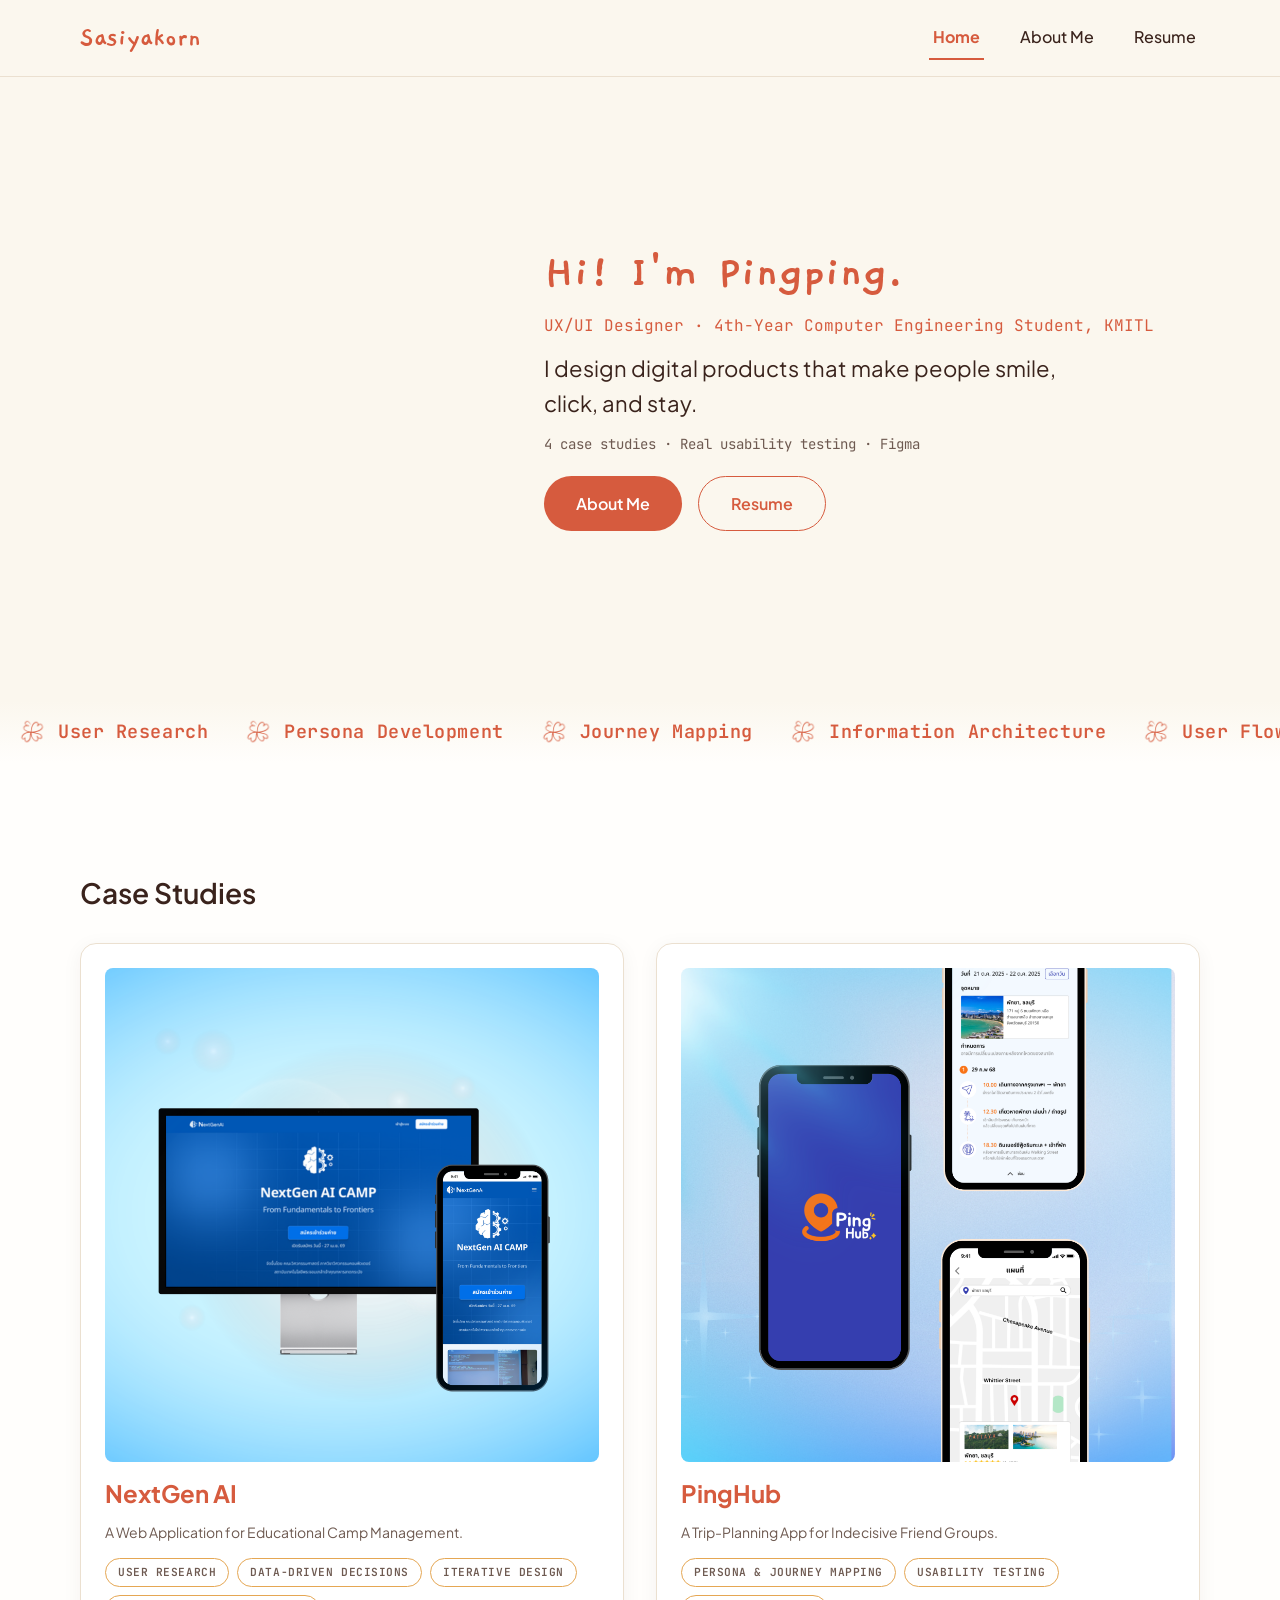
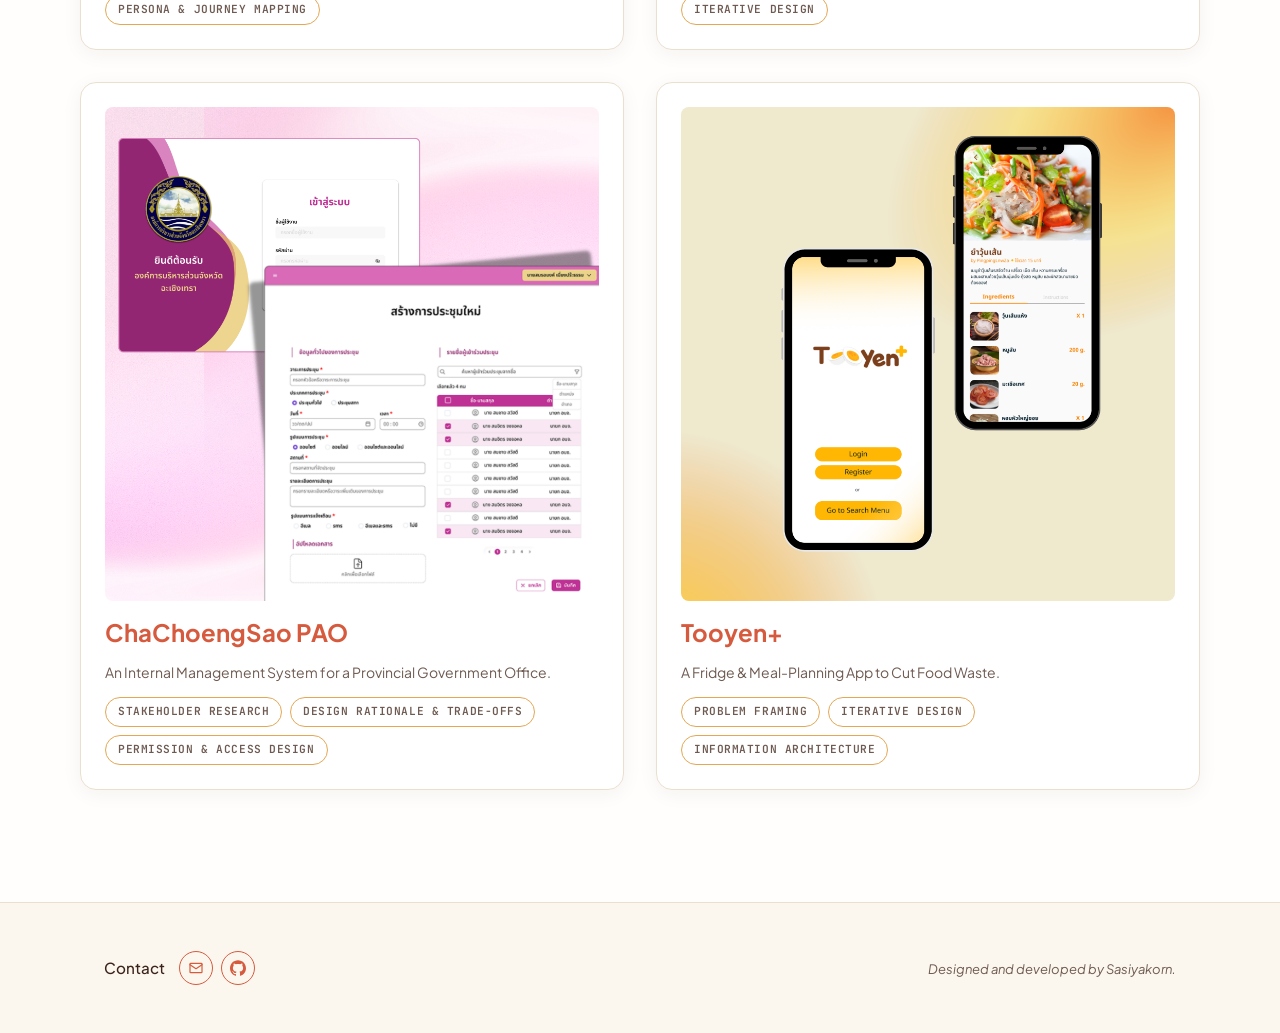
<file: index.html>
<!DOCTYPE html>
<html lang="th">

<head>
  <meta charset="UTF-8">
  <meta name="viewport" content="width=device-width, initial-scale=1.0">
  <title>Sasiyakorn — UX/UI Designer Portfolio</title>
  <link rel="icon" type="image/png" href="assets/my-logo.png">
  <!-- Google Fonts: Plus Jakarta Sans (Latin) + Kanit (Latin + Thai, for Thai body copy) -->
  <link rel="preconnect" href="https://fonts.googleapis.com">
  <link rel="preconnect" href="https://fonts.gstatic.com" crossorigin>
  <link
    href="https://fonts.googleapis.com/css2?family=Kanit:wght@400;500;600;700&family=Plus+Jakarta+Sans:wght@400;500;600;700&display=swap"
    rel="stylesheet">
  <!-- Nav brand/signature font (Regular + Bold) — also reused for the hero greeting -->
  <link rel="preconnect" href="https://fonts.googleapis.com">
  <link rel="preconnect" href="https://fonts.gstatic.com" crossorigin>
  <link href="https://fonts.googleapis.com/css2?family=Gaegu:wght@400;700&display=swap" rel="stylesheet">
  <!-- Project tag pill chips (Case Study Preview cards) + hero meta line -->
  <link href="https://fonts.googleapis.com/css2?family=JetBrains+Mono:wght@500;600&display=swap" rel="stylesheet">

  <link rel="stylesheet" href="styles/main.css">
</head>

<body class="page-home">

  <!-- =========================================================
       GLOBAL NAVIGATION
       Same nav markup copied into: index.html, about.html,
       resume.html, case-studies/template.html (and its copies)
  ========================================================== -->
  <header class="site-header">
    <nav class="main-nav container" aria-label="Main navigation">
      <a href="index.html" class="nav-logo">Sasiyakorn</a>

      <input type="checkbox" id="nav-toggle" class="nav-toggle-checkbox">
      <label for="nav-toggle" class="nav-toggle-label" aria-label="Toggle navigation menu">
        <span class="nav-toggle-icon"></span>
      </label>

      <ul class="nav-list">
        <li class="nav-item"><a href="index.html" class="nav-link" aria-current="page">Home</a></li>
        <li class="nav-item"><a href="about.html" class="nav-link">About Me</a></li>
        <li class="nav-item"><a href="resume.html" class="nav-link">Resume</a></li>
      </ul>
    </nav>
  </header>

  <main>

    <!-- =========================================================
         SITEMAP 1. HOME > HERO SECTION
         REDESIGNED per Figma reference (image + pasted HTML).
         Kept: profile video on the left, hero-intro-full/short
         mobile-truncation pattern already in the codebase.
         Changed: greeting-style H1, mono subtitle + meta line,
         two pill CTAs, tag pill list removed. See main.css
         section 8 for the matching style block.
    ========================================================== -->
    <div class="hero-bg-full">
      <section class="hero-section section container" id="hero">
        <div class="hero-profile-image">
          <!-- placeholder: profile photo -->
          <!-- <img class="hero-profile-img" src="assets/images/profile-home.png" alt=""> -->
          <video autoplay loop muted playsinline width="100%">
            <source src="assets/images/profile-home.mp4" type="video/mp4" />
          </video>
        </div>

        <div class="hero-content">
          <h1 class="hero-greeting">Hi! I'm Pingping.</h1>

          <p class="hero-role">UX/UI Designer · 4th-Year Computer Engineering Student, KMITL</p>

          <p class="hero-intro">
            <span class="hero-intro-full">I design digital products that make people smile, click, and stay.</span>
            <span class="hero-intro-short">I design products people actually enjoy using.</span>
          </p>

          <p class="hero-meta">4 case studies · Real usability testing · Figma</p>

          <div class="hero-cta-group">
            <a href="about.html" class="btn-primary hero-btn-primary">About Me</a>
            <a href="resume.html" class="hero-btn-secondary">Resume</a>
          </div>
        </div>
      </section>
    </div>

    <!-- =========================================================
         NEW: SKILLS MARQUEE
         Infinite, responsive, pure-CSS scroll (no JS needed).
         Keywords pulled from resume's "UX Research & Design
         Process" line. Separated by ONE repeating placeholder
         doodle — swap assets/images/marquee/marquee-doodle.svg
         for your own drawn icon whenever it's ready; the file
         name and size can stay the same.
    ========================================================== -->
    <section class="skills-marquee-section" aria-label="Design process skills">
      <div class="skills-marquee-track">
        <ul class="skills-marquee-list">
          <li class="skills-marquee-item"><img class="skills-marquee-icon"
              src="assets/images/marquee/marquee-doodle.png" alt=""><span>User Research</span></li>
          <li class="skills-marquee-item"><img class="skills-marquee-icon"
              src="assets/images/marquee/marquee-doodle.png" alt=""><span>Persona Development</span></li>
          <li class="skills-marquee-item"><img class="skills-marquee-icon"
              src="assets/images/marquee/marquee-doodle.png" alt=""><span>Journey Mapping</span></li>
          <li class="skills-marquee-item"><img class="skills-marquee-icon"
              src="assets/images/marquee/marquee-doodle.png" alt=""><span>Information Architecture</span></li>
          <li class="skills-marquee-item"><img class="skills-marquee-icon"
              src="assets/images/marquee/marquee-doodle.png" alt=""><span>User Flow</span></li>
          <li class="skills-marquee-item"><img class="skills-marquee-icon"
              src="assets/images/marquee/marquee-doodle.png" alt=""><span>Usability Testing</span></li>
          <li class="skills-marquee-item"><img class="skills-marquee-icon"
              src="assets/images/marquee/marquee-doodle.png" alt=""><span>User Story Mapping</span></li>
          <li class="skills-marquee-item"><img class="skills-marquee-icon"
              src="assets/images/marquee/marquee-doodle.png" alt=""><span>Wireframing</span></li>
          <li class="skills-marquee-item"><img class="skills-marquee-icon"
              src="assets/images/marquee/marquee-doodle.png" alt=""><span>Prototyping</span></li>
          <li class="skills-marquee-item"><img class="skills-marquee-icon"
              src="assets/images/marquee/marquee-doodle.png" alt=""><span>Design Systems</span></li>
        </ul>
        <!-- Exact duplicate, hidden from assistive tech: makes the 50% translateX loop seamless -->
        <ul class="skills-marquee-list" aria-hidden="true">
          <li class="skills-marquee-item"><img class="skills-marquee-icon"
              src="assets/images/marquee/marquee-doodle.png" alt=""><span>User Research</span></li>
          <li class="skills-marquee-item"><img class="skills-marquee-icon"
              src="assets/images/marquee/marquee-doodle.png" alt=""><span>Persona Development</span></li>
          <li class="skills-marquee-item"><img class="skills-marquee-icon"
              src="assets/images/marquee/marquee-doodle.png" alt=""><span>Journey Mapping</span></li>
          <li class="skills-marquee-item"><img class="skills-marquee-icon"
              src="assets/images/marquee/marquee-doodle.png" alt=""><span>Information Architecture</span></li>
          <li class="skills-marquee-item"><img class="skills-marquee-icon"
              src="assets/images/marquee/marquee-doodle.png" alt=""><span>User Flow</span></li>
          <li class="skills-marquee-item"><img class="skills-marquee-icon"
              src="assets/images/marquee/marquee-doodle.png" alt=""><span>Usability Testing</span></li>
          <li class="skills-marquee-item"><img class="skills-marquee-icon"
              src="assets/images/marquee/marquee-doodle.png" alt=""><span>User Story Mapping</span></li>
          <li class="skills-marquee-item"><img class="skills-marquee-icon"
              src="assets/images/marquee/marquee-doodle.png" alt=""><span>Wireframing</span></li>
          <li class="skills-marquee-item"><img class="skills-marquee-icon"
              src="assets/images/marquee/marquee-doodle.png" alt=""><span>Prototyping</span></li>
          <li class="skills-marquee-item"><img class="skills-marquee-icon"
              src="assets/images/marquee/marquee-doodle.png" alt=""><span>Design Systems</span></li>
        </ul>
      </div>
    </section>

    <!-- =========================================================
         SITEMAP 1. HOME > CASE STUDY PREVIEW
         การ์ดลิงก์ไปยัง 4 โปรเจกต์: NextGen AI, PingHub, PAO, Tooyen+
         เข้าถึงได้ผ่านการ์ดในหน้านี้เท่านั้น (ไม่มีลิงก์ตรงจาก nav)
         Descriptions rewritten to one short, connector-free line
         each — see the response text for the other 3 options
         considered for each project.
    ========================================================== -->
    <section class="case-study-preview-section section container" id="case-study-preview">
      <h2 class="section-title">Case Studies</h2>

      <div class="case-study-grid portfolio-grid">

        <a href="case-studies/nextgen-ai.html" class="case-study-card card">
          <img class="case-study-card-image" src="assets/images/home/nextgen-ai-thumbnail.png" alt="">
          <h3 class="case-study-card-title">NextGen AI</h3>
          <p class="case-study-card-desc">A Web Application for Educational Camp Management.</p>
          <ul class="case-study-card-tags">
            <li class="project-tag">User Research</li>
            <li class="project-tag">Data-Driven Decisions</li>
            <li class="project-tag">Iterative Design</li>
            <li class="project-tag">Persona &amp; Journey Mapping</li>
          </ul>
          <!-- <p class="case-study-card-role">Individual role · Team of 3</p> -->
        </a>

        <a href="case-studies/pinghub.html" class="case-study-card card">
          <img class="case-study-card-image" src="assets/images/home/pinghub-thumbnail.png" alt="">
          <h3 class="case-study-card-title">PingHub</h3>
          <p class="case-study-card-desc">A Trip-Planning App for Indecisive Friend Groups.</p>
          <ul class="case-study-card-tags">
            <li class="project-tag">Persona &amp; Journey Mapping</li>
            <li class="project-tag">Usability Testing</li>
            <li class="project-tag">Iterative Design</li>
          </ul>
          <!-- <p class="case-study-card-role">Individual role · Team of 4</p> -->
        </a>

        <a href="case-studies/pao.html" class="case-study-card card">
          <img class="case-study-card-image" src="assets/images/home/pao-thumbnail.png" alt="">
          <h3 class="case-study-card-title">ChaChoengSao PAO </h3>
          <p class="case-study-card-desc">An Internal Management System for a Provincial Government Office.</p>
          <ul class="case-study-card-tags">
            <li class="project-tag">Stakeholder Research</li>
            <li class="project-tag">Design Rationale &amp; Trade-offs</li>
            <li class="project-tag">Permission &amp; Access Design</li>
          </ul>
          <!-- <p class="case-study-card-role">Individual role · Team of 8</p> -->
        </a>

        <a href="case-studies/tooyenplus.html" class="case-study-card card">
          <img class="case-study-card-image" src="assets/images/home/tooyenplus-thumbnail.png" alt="">
          <h3 class="case-study-card-title">Tooyen+</h3>
          <p class="case-study-card-desc">A Fridge &amp; Meal-Planning App to Cut Food Waste.</p>
          <ul class="case-study-card-tags">
            <li class="project-tag">Problem Framing</li>
            <li class="project-tag">Iterative Design</li>
            <li class="project-tag">Information Architecture</li>
          </ul>
          <!-- <p class="case-study-card-role">Individual role · Team of 6</p> -->
        </a>

      </div>
    </section>

  </main>

  <!-- =========================================================
       SITEMAP 1. HOME > FOOTER (Contact)
       Same footer markup copied into every page
  ========================================================== -->
  <footer class="site-footer-mini" id="contact">
    <div class="site-footer-mini__row">
      <div class="site-footer-mini__contact">
        <span class="site-footer-mini__label">Contact</span>
        <div class="site-footer-mini__icons">
          <a class="site-footer-mini__icon" href="mailto:sasiyakorn.chansiri@gmail.com" aria-label="Email Sasiyakorn">
            <svg viewBox="0 0 24 24" fill="none" stroke="currentColor" stroke-width="1.8" stroke-linecap="round"
              stroke-linejoin="round">
              <rect x="3" y="5" width="18" height="14" rx="1"></rect>
              <path d="M3 7l9 6 9-6"></path>
            </svg>
          </a>
          <a class="site-footer-mini__icon" href="https://github.com/piingping" target="_blank" rel="noopener"
            aria-label="GitHub profile">
            <svg viewBox="0 0 24 24" fill="currentColor">
              <path
                d="M12 .297c-6.63 0-12 5.373-12 12 0 5.303 3.438 9.8 8.205 11.385.6.113.82-.258.82-.577 0-.285-.01-1.04-.015-2.04-3.338.724-4.042-1.61-4.042-1.61-.546-1.387-1.333-1.756-1.333-1.756-1.089-.745.083-.729.083-.729 1.205.084 1.84 1.238 1.84 1.238 1.07 1.834 2.807 1.304 3.492.997.108-.775.42-1.305.763-1.605-2.665-.305-5.466-1.334-5.466-5.93 0-1.31.469-2.381 1.236-3.221-.124-.303-.535-1.524.117-3.176 0 0 1.008-.322 3.301 1.23.957-.266 1.983-.399 3.003-.404 1.02.005 2.047.138 3.006.404 2.29-1.552 3.297-1.23 3.297-1.23.653 1.653.242 2.874.118 3.176.77.84 1.235 1.911 1.235 3.221 0 4.609-2.807 5.624-5.479 5.921.43.372.823 1.102.823 2.222 0 1.606-.014 2.898-.014 3.293 0 .322.216.694.825.576C20.565 22.092 24 17.592 24 12.297c0-6.627-5.373-12-12-12" />
            </svg>
          </a>
        </div>
      </div>
      <p class="site-footer-mini__credit">Designed and developed by Sasiyakorn.</p>
    </div>
  </footer>

  <!-- <script src="scripts/main.js" defer></script> Phase 2: script -->

</body>

</html>
</file>
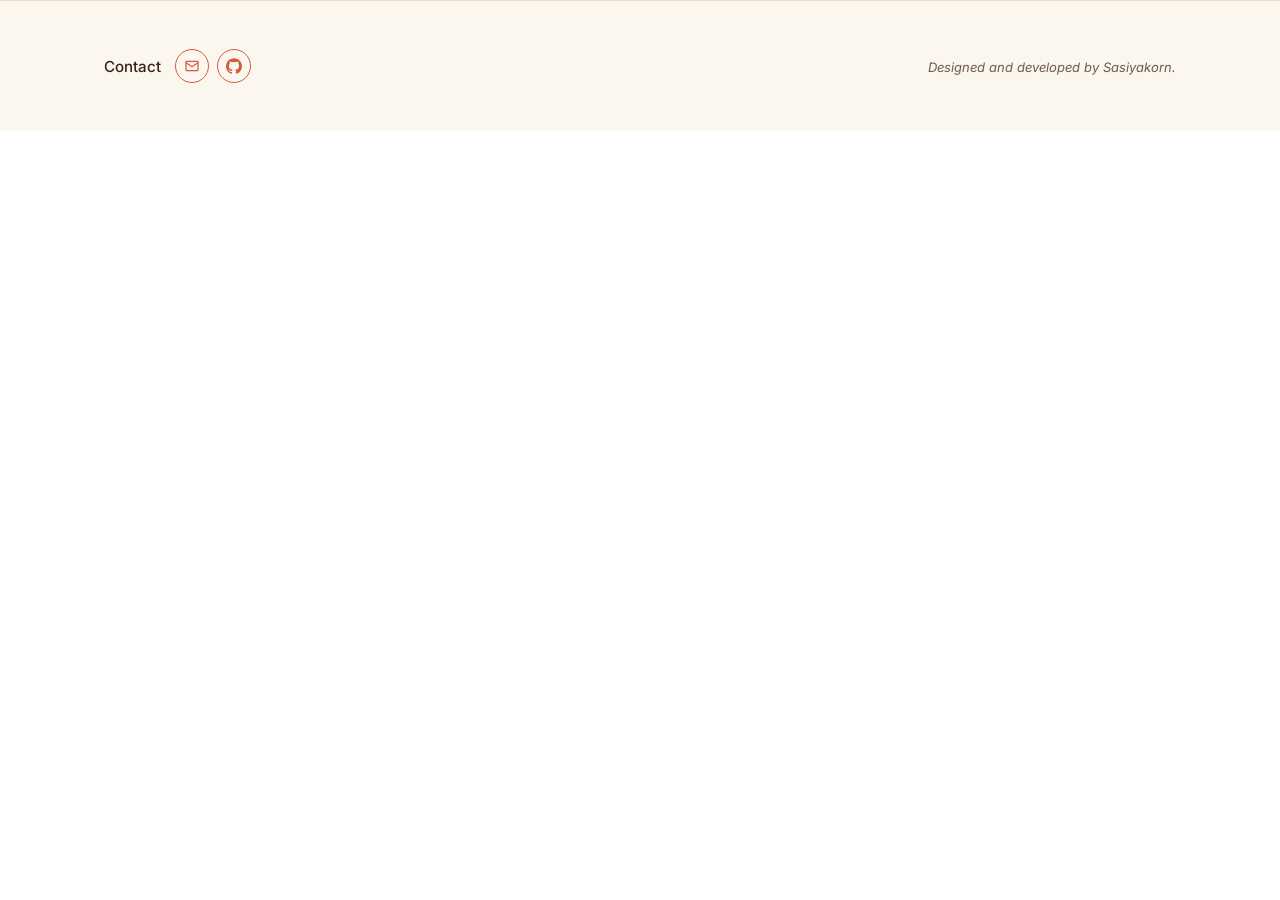
<file: footer-component.html>
<!DOCTYPE html>
<html lang="en">
<head>
<meta charset="UTF-8">
<meta name="viewport" content="width=device-width, initial-scale=1.0">
<title>Footer Component</title>

<link rel="preconnect" href="https://fonts.googleapis.com">
<link rel="preconnect" href="https://fonts.gstatic.com" crossorigin>
<link href="https://fonts.googleapis.com/css2?family=Inter:ital,wght@0,400;0,500;1,400&display=swap" rel="stylesheet">

<style>
  :root {
    --ftr-bg: #FBF7EE;
    --ftr-border: #EBE0D0;
    --ftr-text: #3A231C;
    --ftr-text-sub: #6E5A51;
    --ftr-accent: #D65B3E;
  }

  * { box-sizing: border-box; }

  body {
    margin: 0;
    font-family: "Inter", -apple-system, BlinkMacSystemFont, sans-serif;
    background: #fff;
  }

  /* ============ FOOTER COMPONENT ============ */

  .site-footer-mini {
    background: var(--ftr-bg);
    border-top: 1px solid var(--ftr-border); /* full-width divider */
  }

  .site-footer-mini__row {
    display: flex;
    align-items: baseline;
    justify-content: space-between;
    flex-wrap: wrap;
    gap: 20px 32px;
    max-width: 1200px;
    margin: 0 auto;
    padding: 48px clamp(20px, 5vw, 64px);
  }

  .site-footer-mini__contact {
    display: flex;
    align-items: center;
    gap: 14px;
  }

  .site-footer-mini__label {
    color: var(--ftr-text);
    font-weight: 500;
    font-size: 0.95rem;
  }

  .site-footer-mini__icons {
    display: flex;
    align-items: center;
    gap: 8px;
  }

  .site-footer-mini__icon {
    display: inline-flex;
    align-items: center;
    justify-content: center;
    width: 34px;
    height: 34px;
    border-radius: 50%;
    border: 1px solid var(--ftr-accent);
    background: transparent;
    color: var(--ftr-accent);
    text-decoration: none;
    transition: background-color 0.2s ease, color 0.2s ease;
  }

  .site-footer-mini__icon svg {
    width: 16px;
    height: 16px;
  }

  .site-footer-mini__icon:hover,
  .site-footer-mini__icon:focus-visible {
    background: var(--ftr-accent);
    color: var(--ftr-bg);
  }

  .site-footer-mini__icon:focus-visible {
    outline: 2px solid var(--ftr-accent);
    outline-offset: 3px;
  }

  .site-footer-mini__credit {
    margin: 0;
    font-style: italic;
    font-size: 0.8125rem;
    color: var(--ftr-text-sub);
  }

  /* ============ RESPONSIVE ============ */

  @media (max-width: 560px) {
    .site-footer-mini__row {
      flex-direction: column;
      align-items: flex-start;
      gap: 24px;
      padding-top: 40px;
      padding-bottom: 40px;
    }
  }
</style>
</head>
<body>

  <!-- =========================================================
       MINIMAL FOOTER COMPONENT
       Self-contained: no JS required — mailto: and the GitHub
       link are real <a> tags, so the browser handles both natively.
  ========================================================== -->
  <footer class="site-footer-mini">
    <div class="site-footer-mini__row">
      <div class="site-footer-mini__contact">
        <span class="site-footer-mini__label">Contact</span>
        <div class="site-footer-mini__icons">
          <a class="site-footer-mini__icon" href="mailto:sasiyakorn.chansiri@gmail.com" aria-label="Email Sasiyakorn">
            <svg viewBox="0 0 24 24" fill="none" stroke="currentColor" stroke-width="1.8" stroke-linecap="round" stroke-linejoin="round">
              <rect x="3" y="5" width="18" height="14" rx="1"></rect>
              <path d="M3 7l9 6 9-6"></path>
            </svg>
          </a>
          <a class="site-footer-mini__icon" href="https://github.com/piingping" target="_blank" rel="noopener" aria-label="GitHub profile">
            <svg viewBox="0 0 24 24" fill="currentColor">
              <path d="M12 .297c-6.63 0-12 5.373-12 12 0 5.303 3.438 9.8 8.205 11.385.6.113.82-.258.82-.577 0-.285-.01-1.04-.015-2.04-3.338.724-4.042-1.61-4.042-1.61-.546-1.387-1.333-1.756-1.333-1.756-1.089-.745.083-.729.083-.729 1.205.084 1.84 1.238 1.84 1.238 1.07 1.834 2.807 1.304 3.492.997.108-.775.42-1.305.763-1.605-2.665-.305-5.466-1.334-5.466-5.93 0-1.31.469-2.381 1.236-3.221-.124-.303-.535-1.524.117-3.176 0 0 1.008-.322 3.301 1.23.957-.266 1.983-.399 3.003-.404 1.02.005 2.047.138 3.006.404 2.29-1.552 3.297-1.23 3.297-1.23.653 1.653.242 2.874.118 3.176.77.84 1.235 1.911 1.235 3.221 0 4.609-2.807 5.624-5.479 5.921.43.372.823 1.102.823 2.222 0 1.606-.014 2.898-.014 3.293 0 .322.216.694.825.576C20.565 22.092 24 17.592 24 12.297c0-6.627-5.373-12-12-12"/>
            </svg>
          </a>
        </div>
      </div>

      <p class="site-footer-mini__credit">Designed and developed by Sasiyakorn.</p>
    </div>
  </footer>

</body>
</html>
</file>
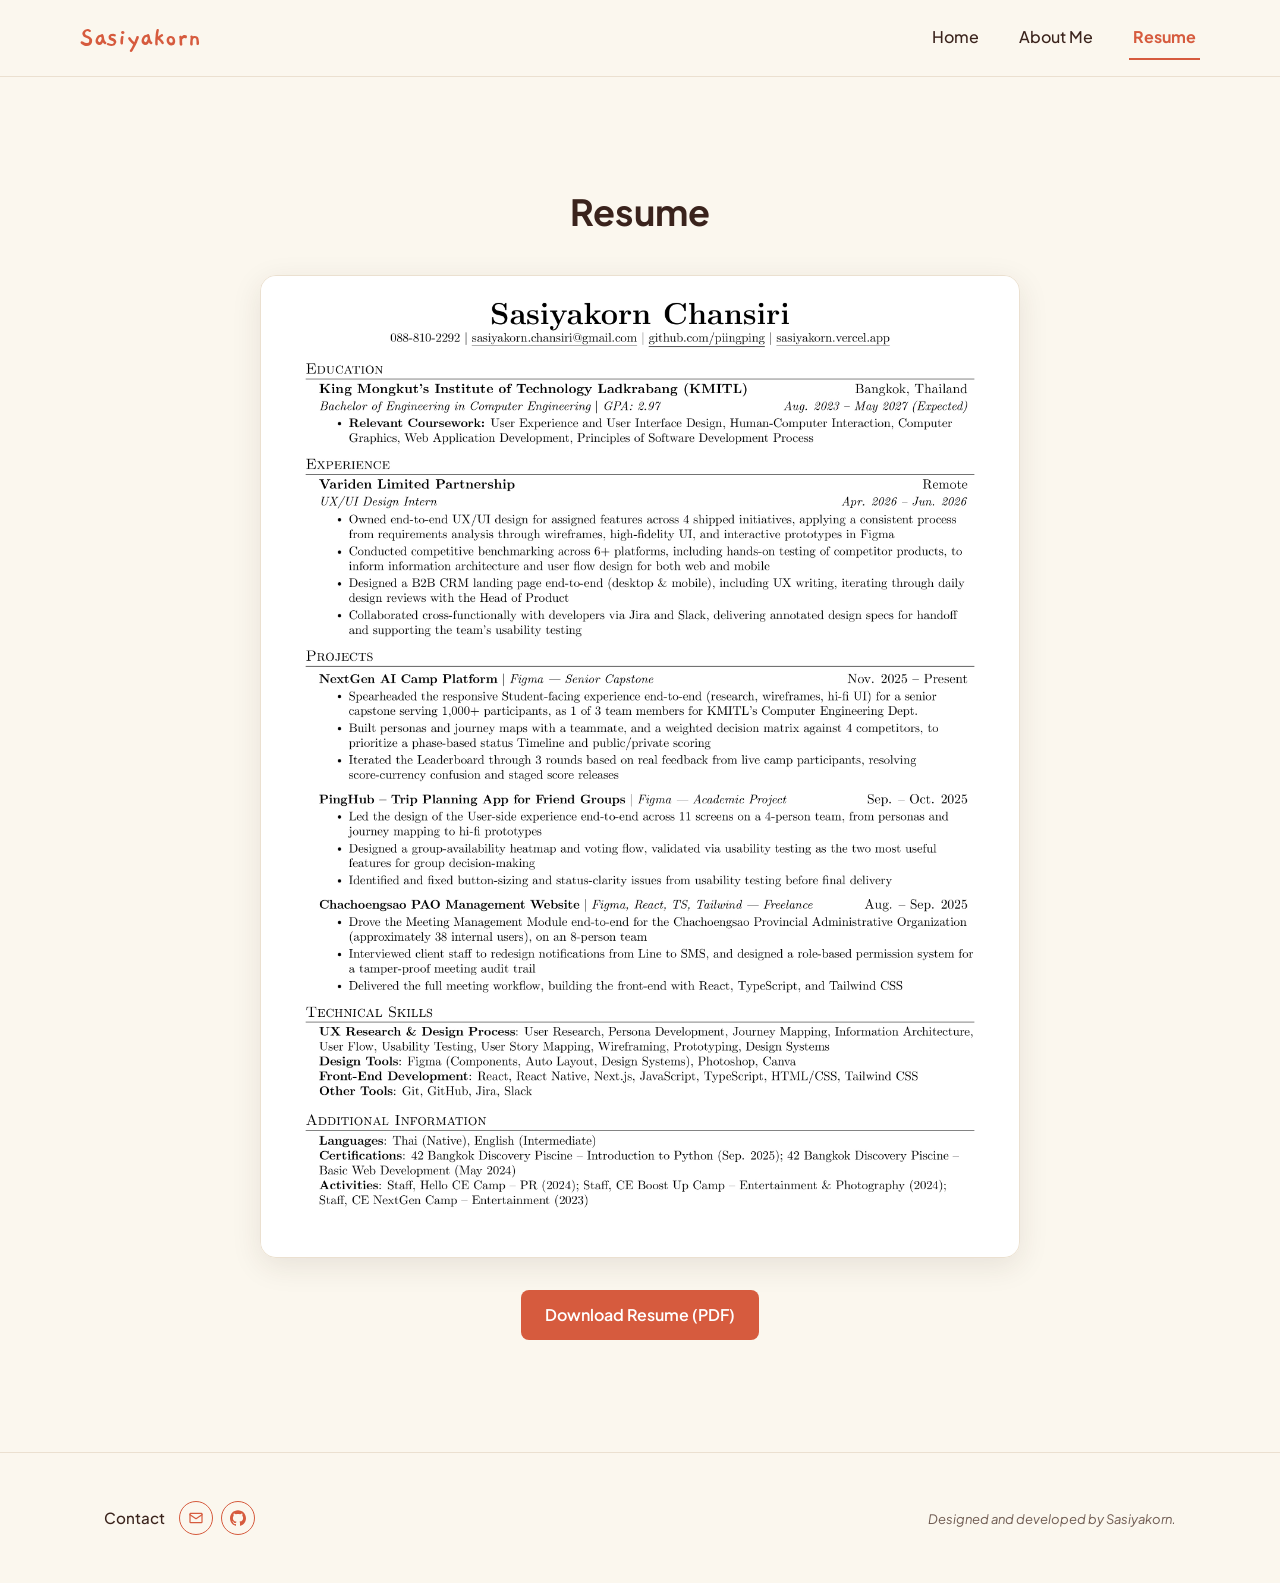
<file: resume.html>
<!DOCTYPE html>
<html lang="th">
<head>
  <meta charset="UTF-8">
  <meta name="viewport" content="width=device-width, initial-scale=1.0">
  <title>Resume | [Your Name] — UX/UI Designer Portfolio</title>

  <!-- Google Fonts: Plus Jakarta Sans (Latin) + Kanit (Latin + Thai, for Thai body copy) -->
  <link rel="preconnect" href="https://fonts.googleapis.com">
  <link rel="preconnect" href="https://fonts.gstatic.com" crossorigin>
  <link href="https://fonts.googleapis.com/css2?family=Kanit:wght@400;500;600;700&family=Plus+Jakarta+Sans:wght@400;500;600;700&display=swap" rel="stylesheet">
  <!-- Nav brand/signature font (Regular + Bold) -->
  <link rel="preconnect" href="https://fonts.googleapis.com">
  <link rel="preconnect" href="https://fonts.gstatic.com" crossorigin>
  <link href="https://fonts.googleapis.com/css2?family=Gaegu:wght@400;700&display=swap" rel="stylesheet">

  <link rel="stylesheet" href="styles/main.css">
</head>
<body>

  <!-- =========================================================
       GLOBAL NAVIGATION (same markup as index.html)
  ========================================================== -->
  <header class="site-header">
    <nav class="main-nav container" aria-label="Main navigation">
      <a href="index.html" class="nav-logo">Sasiyakorn</a>

      <input type="checkbox" id="nav-toggle" class="nav-toggle-checkbox">
      <label for="nav-toggle" class="nav-toggle-label" aria-label="Toggle navigation menu">
        <span class="nav-toggle-icon"></span>
      </label>

      <ul class="nav-list">
        <li class="nav-item"><a href="index.html" class="nav-link">Home</a></li>
        <li class="nav-item"><a href="about.html" class="nav-link">About Me</a></li>
        <li class="nav-item"><a href="resume.html" class="nav-link" aria-current="page">Resume</a></li>
      </ul>
    </nav>
  </header>

  <main>

    <!-- =========================================================
         SITEMAP 4. RESUME
         รูป preview ของ resume จริง + ลิงก์ดาวน์โหลด resume (PDF)
    ========================================================== -->
    <section class="resume-section section container" id="resume-preview">
      <h1 class="resume-title">Resume</h1>

      <div class="resume-preview-image">
        <a href="assets/images/resume/Resume_Sasiyakorn_Chansiri.jpg" target="_blank" rel="noopener" aria-label="Open full-size resume image">
          <img class="resume-preview-frame" src="assets/images/resume/Resume_Sasiyakorn_Chansiri.jpg" alt="Sasiyakorn Chansiri's resume">
        </a>
      </div>

      <a href="assets/docs/Resume_Sasiyakorn_Chansiri.pdf" class="resume-download-link btn-primary" download="Resume_Sasiyakorn_Chansiri.pdf">Download Resume (PDF)</a>
    </section>

  </main>

  <!-- =========================================================
       FOOTER (Contact) — same markup as index.html
  ========================================================== -->
  <footer class="site-footer-mini" id="contact">
    <div class="site-footer-mini__row">
      <div class="site-footer-mini__contact">
        <span class="site-footer-mini__label">Contact</span>
        <div class="site-footer-mini__icons">
          <a class="site-footer-mini__icon" href="mailto:sasiyakorn.chansiri@gmail.com" aria-label="Email Sasiyakorn">
            <svg viewBox="0 0 24 24" fill="none" stroke="currentColor" stroke-width="1.8" stroke-linecap="round" stroke-linejoin="round">
              <rect x="3" y="5" width="18" height="14" rx="1"></rect>
              <path d="M3 7l9 6 9-6"></path>
            </svg>
          </a>
          <a class="site-footer-mini__icon" href="https://github.com/piingping" target="_blank" rel="noopener" aria-label="GitHub profile">
            <svg viewBox="0 0 24 24" fill="currentColor">
              <path d="M12 .297c-6.63 0-12 5.373-12 12 0 5.303 3.438 9.8 8.205 11.385.6.113.82-.258.82-.577 0-.285-.01-1.04-.015-2.04-3.338.724-4.042-1.61-4.042-1.61-.546-1.387-1.333-1.756-1.333-1.756-1.089-.745.083-.729.083-.729 1.205.084 1.84 1.238 1.84 1.238 1.07 1.834 2.807 1.304 3.492.997.108-.775.42-1.305.763-1.605-2.665-.305-5.466-1.334-5.466-5.93 0-1.31.469-2.381 1.236-3.221-.124-.303-.535-1.524.117-3.176 0 0 1.008-.322 3.301 1.23.957-.266 1.983-.399 3.003-.404 1.02.005 2.047.138 3.006.404 2.29-1.552 3.297-1.23 3.297-1.23.653 1.653.242 2.874.118 3.176.77.84 1.235 1.911 1.235 3.221 0 4.609-2.807 5.624-5.479 5.921.43.372.823 1.102.823 2.222 0 1.606-.014 2.898-.014 3.293 0 .322.216.694.825.576C20.565 22.092 24 17.592 24 12.297c0-6.627-5.373-12-12-12"/>
            </svg>
          </a>
        </div>
      </div>
      <p class="site-footer-mini__credit">Designed and developed by Sasiyakorn.</p>
    </div>
  </footer>

  <!-- <script src="scripts/main.js" defer></script> Phase 2: script -->

</body>
</html>
</file>
<file: styles/main.css>
/* ==========================================================================
   1. DESIGN TOKENS (CSS VARIABLES)
   ========================================================================== */
:root {
  /* --- Color Tokens --- */
  --bg-primary: #FBF7EE;      /* Warm Beige / Soft Cream Background — Hero only */
  --bg-secondary: #FFFEFC;    /* NEW — background for every section other than the Hero */
  --surface: #FFFFFF;         /* White Surface for Cards & Containers */
  --border-color: #EBE0D0;    /* Soft Warm Sand Border */

  /* Typography Colors (Pass WCAG Accessibility) */
  --text-primary: #3A231C;    /* Dark Espresso Brown for Main Text & Headings */
  --text-secondary: #6E5A51;  /* Warm Muted Brown for Subtitles & Meta */
  --text-disabled: #AA9A90;   /* Ash Brown for Placeholders / Muted Elements */

  /* Accent Colors */
  --accent-primary: #D65B3E;   /* Terracotta Coral (Buttons, Links, Highlights) */
  --accent-hover: #B8472C;     /* Darker Terracotta for Hover States */
  --accent-secondary: #E5A754; /* Warm Amber for Badges & Tag Highlights */

  /* --- Typography Scale (Mobile First Defaults) --- */
  --font-family: 'Plus Jakarta Sans', 'Kanit', system-ui, -apple-system, sans-serif;
  --font-mono: 'JetBrains Mono', 'SFMono-Regular', Consolas, monospace;
  
  --fs-hero: 2rem;            /* 32px */
  --fs-h1: 1.75rem;           /* 28px */
  --fs-h2: 1.5rem;            /* 24px */
  --fs-h3: 1.25rem;           /* 20px */
  --fs-body: 1rem;            /* 16px */
  --fs-small: 0.875rem;       /* 14px */

  --lh-tight: 1.2;
  --lh-heading: 1.3;
  --lh-body: 1.6;

  /* --- Spacing & Container (8pt Grid System) --- */
  --container-max-width: 1200px;
  --section-padding-y: 64px;
  --container-padding-x: 20px;
  --gap-grid: 24px;
  --radius-card: 16px;
  --radius-button: 8px;

  /* --- Elevation / Shadow --- */
  --shadow-card: 0 4px 20px rgba(58, 35, 28, 0.05);
  --shadow-hover: 0 8px 30px rgba(58, 35, 28, 0.1);
}

/* --- Responsive Adjustments for Desktop (768px and up) --- */
@media (min-width: 768px) {
  :root {
    --fs-hero: 3.25rem;       /* 52px */
    --fs-h1: 2.25rem;         /* 36px */
    --fs-h2: 1.75rem;         /* 28px */
    --fs-h3: 1.5rem;          /* 24px */
    
    --section-padding-y: 112px;
    --container-padding-x: 40px;
    --gap-grid: 32px;
  }
}

/* ==========================================================================
   2. BASE STYLES & RESET
   ========================================================================== */
* {
  box-sizing: border-box;
  margin: 0;
  padding: 0;
}

body {
  background-color: var(--bg-primary);
  color: var(--text-primary);
  font-family: var(--font-family);
  font-size: var(--fs-body);
  line-height: var(--lh-body);
  -webkit-font-smoothing: antialiased;
}

/* Layout Container */
.container {
  width: 100%;
  max-width: var(--container-max-width);
  margin-left: auto;
  margin-right: auto;
  padding-left: var(--container-padding-x);
  padding-right: var(--container-padding-x);
}

.section {
  padding-top: var(--section-padding-y);
  padding-bottom: var(--section-padding-y);
}

/* ==========================================================================
   3. TYPOGRAPHY CLASSES
   ========================================================================== */
.hero-title {
  font-size: var(--fs-hero);
  line-height: var(--lh-tight);
  font-weight: 700;
  color: var(--text-primary);
}

h1, .h1 {
  font-size: var(--fs-h1);
  line-height: var(--lh-heading);
  font-weight: 700;
  color: var(--text-primary);
}

h2, .h2 {
  font-size: var(--fs-h2);
  line-height: var(--lh-heading);
  font-weight: 600;
  color: var(--text-primary);
}

h3, .h3 {
  font-size: var(--fs-h3);
  line-height: var(--lh-heading);
  font-weight: 600;
  color: var(--text-primary);
}

.text-sub {
  color: var(--text-secondary);
}

.text-accent {
  color: var(--accent-primary);
}

/* ==========================================================================
   4. UI COMPONENTS & UTILITIES
   ========================================================================== */
/* Card Component */
.card {
  background-color: var(--surface);
  border: 1px solid var(--border-color);
  border-radius: var(--radius-card);
  padding: 24px;
  box-shadow: var(--shadow-card);
  transition: transform 0.2s ease, box-shadow 0.2s ease;
}

.card:hover {
  transform: translateY(-4px);
  box-shadow: var(--shadow-hover);
}

/* Primary Button */
.btn-primary {
  display: inline-flex;
  align-items: center;
  justify-content: center;
  background-color: var(--accent-primary);
  color: #FFFFFF;
  font-weight: 600;
  padding: 12px 24px;
  border-radius: var(--radius-button);
  border: none;
  cursor: pointer;
  text-decoration: none;
  transition: background-color 0.2s ease;
}

.btn-primary:hover {
  background-color: var(--accent-hover);
}

/* Skill / Category Tag */
.tag {
  display: inline-block;
  background-color: rgba(229, 167, 84, 0.15); /* Amber tint */
  color: var(--text-primary);
  font-size: var(--fs-small);
  font-weight: 500;
  padding: 4px 12px;
  border-radius: 20px;
}

/* Responsive Grid for Case Studies */
.portfolio-grid {
  display: grid;
  grid-template-columns: 1fr;
  gap: var(--gap-grid);
}

@media (min-width: 768px) {
  .portfolio-grid {
    grid-template-columns: repeat(2, 1fr);
  }
}

.section-title {
  margin-bottom: var(--gap-grid);
}

/* ==========================================================================
   5. BASE LINK STYLES
   ========================================================================== */
a {
  color: var(--accent-primary);
  text-decoration: underline;
  text-decoration-color: transparent;
  transition: color 0.2s ease, text-decoration-color 0.2s ease;
}

a:hover {
  color: var(--accent-hover);
  text-decoration-color: currentColor;
}

a:focus-visible,
button:focus-visible,
input:focus-visible,
label:focus-visible {
  outline: 2px solid var(--accent-primary);
  outline-offset: 2px;
  border-radius: 4px;
}

/* ==========================================================================
   6. NAVIGATION
   ========================================================================== */
.site-header {
  background-color: var(--bg-primary);
  border-bottom: 1px solid var(--border-color);
  position: sticky;
  top: 0;
  z-index: 100;
}

.main-nav {
  position: relative;
  display: flex;
  align-items: center;
  justify-content: space-between;
  padding-top: 16px;
  padding-bottom: 16px;
}

.nav-logo {
  font-family: 'Gaegu', cursive;
  font-size: clamp(1.4rem, 1rem + 1.5vw, 1.75rem);
  font-weight: 700;
  line-height: 1;
  color: var(--accent-primary);
  text-decoration: none;
  transition: opacity 0.2s ease, transform 0.2s ease;
}

.nav-logo:hover {
  opacity: 0.72;
  transform: rotate(-1.5deg);
}

/* Hamburger toggle (CSS-only, checkbox hack — no JS needed until Phase 3) */
.nav-toggle-checkbox {
  position: absolute;
  width: 1px;
  height: 1px;
  overflow: hidden;
  clip: rect(0, 0, 0, 0);
  white-space: nowrap;
}

.nav-toggle-label {
  display: flex;
  align-items: center;
  justify-content: center;
  width: 44px;
  height: 44px;
  cursor: pointer;
  border-radius: var(--radius-button);
}

.nav-toggle-icon,
.nav-toggle-icon::before,
.nav-toggle-icon::after {
  display: block;
  width: 24px;
  height: 2px;
  background-color: var(--text-primary);
  border-radius: 2px;
  transition: transform 0.2s ease, opacity 0.2s ease, background-color 0.2s ease;
}

.nav-toggle-icon {
  position: relative;
}

.nav-toggle-icon::before,
.nav-toggle-icon::after {
  content: "";
  position: absolute;
  left: 0;
}

.nav-toggle-icon::before {
  top: -7px;
}

.nav-toggle-icon::after {
  top: 7px;
}

.nav-toggle-checkbox:checked ~ .nav-toggle-label .nav-toggle-icon {
  background-color: transparent;
}

.nav-toggle-checkbox:checked ~ .nav-toggle-label .nav-toggle-icon::before {
  transform: translateY(7px) rotate(45deg);
}

.nav-toggle-checkbox:checked ~ .nav-toggle-label .nav-toggle-icon::after {
  transform: translateY(-7px) rotate(-45deg);
}

/* Nav links — mobile: hidden dropdown revealed by the checkbox above */
.nav-list {
  display: none;
  flex-direction: column;
  gap: 4px;
  list-style: none;
  position: absolute;
  top: 100%;
  left: 0;
  right: 0;
  background-color: var(--bg-primary);
  border-bottom: 1px solid var(--border-color);
  padding: 16px var(--container-padding-x);
  box-shadow: var(--shadow-card);
}

.nav-toggle-checkbox:checked ~ .nav-list {
  display: flex;
}

.nav-link {
  display: inline-block;
  color: var(--text-primary);
  font-weight: 500;
  text-decoration: none;
  padding: 8px 4px;
  border-bottom: 2px solid transparent;
}

.nav-link:hover {
  color: var(--accent-primary);
}

.nav-link[aria-current="page"] {
  color: var(--accent-primary);
  font-weight: 700;
  border-bottom-color: var(--accent-primary);
}

/* Nav links — desktop: always-visible horizontal row, hamburger hidden */
@media (min-width: 768px) {
  .nav-toggle-label {
    display: none;
  }

  .nav-list {
    display: flex;
    position: static;
    flex-direction: row;
    align-items: center;
    gap: var(--gap-grid);
    background-color: transparent;
    border-bottom: none;
    box-shadow: none;
    padding: 0;
  }
}

/* Scroll progress bar — fills left-to-right as the reader scrolls down the
   page. Lives inside .site-header (last child) so it's pinned to the
   header's bottom edge and scrolls/sticks with it — no need to track
   header height, since .site-header is already position: sticky (a
   positioned element), which makes it the containing block here.

   Shown on the 4 case-study pages + About Me; index.html and resume.html
   don't include the markup for it at all, so this rule is simply unused
   there. Breakpoint is 1400px so it hands off to the case-study pages'
   .toc-side (styles/project-detail.css) right where that becomes visible
   — below 1400px there's no room for the side TOC, so this bar is the
   wayfinding/progress cue instead; at 1400px+ the TOC takes over and this
   hides. Keep these two breakpoints in sync if either one changes. */
.scroll-progress {
  position: absolute;
  bottom: 0;
  left: 0;
  width: 0%;
  height: 3px;
  background: var(--accent-primary);
  transition: width 0.1s ease-out;
}

@media (min-width: 1401px) {
  .scroll-progress {
    display: none;
  }
}

/* ==========================================================================
   7. FOOTER — minimal single-row footer, shared across every page
   (site index pages via main.css, case studies via main.css + project-detail.css)
   ========================================================================== */
.site-footer-mini {
  background: var(--bg-primary);
  border-top: 1px solid var(--border-color); /* full-width divider */
}

.site-footer-mini__row {
  display: flex;
  align-items: baseline;
  justify-content: space-between;
  flex-wrap: wrap;
  gap: 20px 32px;
  max-width: var(--container-max-width);
  margin: 0 auto;
  padding: 48px clamp(20px, 5vw, 64px);
}

.site-footer-mini__contact {
  display: flex;
  align-items: center;
  gap: 14px;
}

.site-footer-mini__label {
  color: var(--text-primary);
  font-weight: 500;
  font-size: 0.95rem;
}

.site-footer-mini__icons {
  display: flex;
  align-items: center;
  gap: 8px;
}

.site-footer-mini__icon {
  display: inline-flex;
  align-items: center;
  justify-content: center;
  width: 34px;
  height: 34px;
  border-radius: 50%;
  border: 1px solid var(--accent-primary);
  background: transparent;
  color: var(--accent-primary);
  text-decoration: none;
  transition: background-color 0.2s ease, color 0.2s ease;
}

.site-footer-mini__icon svg {
  width: 16px;
  height: 16px;
}

.site-footer-mini__icon:hover,
.site-footer-mini__icon:focus-visible {
  background: var(--accent-primary);
  color: var(--bg-primary);
}

.site-footer-mini__icon:focus-visible {
  outline: 2px solid var(--accent-primary);
  outline-offset: 3px;
}

.site-footer-mini__credit {
  margin: 0;
  font-style: italic;
  font-size: 0.8125rem;
  color: var(--text-secondary);
}

@media (max-width: 560px) {
  .site-footer-mini__row {
    flex-direction: column;
    align-items: flex-start;
    gap: 24px;
    padding-top: 40px;
    padding-bottom: 40px;
  }
}

/* ==========================================================================
   8. HOME PAGE (index.html)
   ========================================================================== */
/* Scoped to index.html only (via <body class="page-home">) — every other
   page keeps the base body background from section 2. */
body.page-home {
  background: var(--bg-secondary);
}

.hero-section {
  display: grid;
  grid-template-columns: 1fr;
  justify-items: center;
  text-align: center;
  
  gap: var(--gap-grid);
  background-color: var(--bg-primary);
}

.hero-profile-image {
  width: 300px;
  height: 300px;
}

.hero-profile-img {
  width: 100%;
  height: 100%;
  object-fit: cover;
  border-radius: 50%;
  border: 4px solid var(--surface);
  box-shadow: var(--shadow-card);
}

/* --- Hero copy block (redesign) ------------------------------------------
   Replaces the old hero-name / hero-intro / hero-skills-list trio with a
   single stacked column: greeting -> role -> tagline -> meta -> CTAs.
   Reuses the site's existing tokens (accent-primary, font-family,
   font-mono, Gaegu) rather than the one-off colors/fonts in the Figma
   export, so the hero stays consistent with the rest of the portfolio.
--------------------------------------------------------------------------- */
.hero-content {
  display: flex;
  flex-direction: column;
  
  align-items: center;
  gap: 12px;
}

.hero-greeting {
  font-family: 'Gaegu', cursive; /* reuses the nav-logo's signature font */
  font-weight: 700;
  font-size: clamp(2.25rem, 1.7rem + 2.2vw, 3rem);
  line-height: 1.15;
  color: var(--accent-primary);
}

.hero-role {
  font-family: var(--font-mono);
  font-size: var(--fs-body);
  color: var(--accent-primary);
}

.hero-intro {
  max-width: 560px;
  color: var(--text-primary);
  font-size: 1.15rem;
  line-height: var(--lh-body);
}

.hero-bg-full {
  width: 100%;
  /* ย้ายคำสั่งพื้นหลัง หรือ linear-gradient มาใส่ที่กล่องนอกแทน */
  background: var(--bg-primary);
}

/* Full subline by default; short version swaps in on very small screens
   where the full sentence reads as cramped next to the hero headline. */
.hero-intro-short { display: none; }
@media (max-width: 480px) {
  .hero-intro-full { display: none; }
  .hero-intro-short { display: inline; }
}

.hero-meta {
  font-family: var(--font-mono);
  font-size: var(--fs-small);
  color: var(--text-secondary);
}

.hero-cta-group {
  display: flex;
  flex-wrap: wrap;
  justify-content: center;
  gap: 16px;
  margin-top: 8px;
}

.hero-btn-primary {
  border-radius: 100px;
  padding: 4px 32px;
}

.hero-btn-secondary {
  display: inline-flex;
  align-items: center;
  justify-content: center;
  background-color: transparent;
  color: var(--accent-primary);
  font-weight: 600;
  padding: 14px 32px;
  border-radius: 100px;
  border: 1.5px solid var(--accent-primary);
  text-decoration: none;
  transition: background-color 0.2s ease, color 0.2s ease;
}

.hero-btn-secondary:hover {
  background-color: var(--accent-primary);
  color: #FFFFFF;
}

@media (min-width: 768px) {
  .hero-section {
    grid-template-columns: auto 1fr;
    align-items: center;
    justify-items: start;
    text-align: left;
    column-gap: calc(var(--gap-grid) * 2);
  }

  .hero-profile-image {
    width: 400px;
    height: 400px;
  }

  .hero-content {
    align-items: flex-start;
  }

  .hero-intro {
    font-size: 1.375rem;
  }

  .hero-cta-group {
    justify-content: flex-start;
  }
}

/* --- Skills marquee --------------------------------------------------------
   Pure CSS infinite loop: the track holds two identical <ul> lists side by
   side (the second is aria-hidden) and animates translateX(-50%), which is
   exactly the width of one list — so it wraps seamlessly. No JS required.
--------------------------------------------------------------------------- */
.skills-marquee-section {
  overflow: hidden;
  background: linear-gradient(180deg, var(--bg-primary) 0%, var(--bg-secondary) 100%);
  /* border-top: 1px solid var(--border-color);
  border-bottom: 1px solid var(--border-color); */
  padding: 16px 0;
}

.skills-marquee-track {
  display: flex;
  width: max-content;
  animation: skills-marquee-scroll 60s linear infinite;
}

.skills-marquee-list {
  display: flex;
  align-items: center;
  flex-shrink: 0;
  gap: 36px;
  padding: 0 18px;
  list-style: none;
}

.skills-marquee-item {
  display: flex;
  align-items: center;
  gap: 10px;
  white-space: nowrap;
  color: var(--accent-primary);
  font-family: var(--font-mono);
  font-weight: 600;
  font-size: 0.95rem;
  /* text-transform: uppercase; */
  letter-spacing: 0.03em;
}

.skills-marquee-icon {
  width: 22px;
  height: 22px;
  flex-shrink: 0;
}

@keyframes skills-marquee-scroll {
  from { transform: translateX(0); }
  to   { transform: translateX(-50%); }
}

@media (min-width: 768px) {
  .skills-marquee-item {
    font-size: 1.15rem;
  }

  .skills-marquee-icon {
    width: 30px;
    height: 30px;
  }
}

/* Respect reduced-motion preference: freeze the marquee instead of animating */
@media (prefers-reduced-motion: reduce) {
  .skills-marquee-track {
    animation: none;
  }
}

/* Case study preview cards — built on top of .portfolio-grid + .card */
.case-study-preview-section {
  background-color: var(--bg-secondary); /* NEW — every non-hero section sits on this off-white */
}

.case-study-card {
  display: flex;
  flex-direction: column;
  gap: 12px;
  color: var(--text-primary);
  text-decoration: none;
}

.case-study-card-image {
  width: 100%;
  aspect-ratio: 1/1;
  object-fit: cover;
  border-radius: calc(var(--radius-card) - 8px);
  background-color: var(--bg-primary);
}

.case-study-card-title {
  margin-top: 4px;
  color: var(--accent-primary);
  font-weight: 700;
  
}

.case-study-card-desc {
  color: var(--text-secondary);
  font-size: var(--fs-small);
}

/* Project tags — pill-chip version of the case-study pages' .tag-label:
   same accent-secondary background + JetBrains Mono treatment, but a
   plain rounded pill since several of these sit in a row on one card. */
.case-study-card-tags {
  display: flex;
  flex-wrap: wrap;
  gap: 8px;
  margin-top: 2px;
  list-style: none;
}

.project-tag {
  display: inline-flex;
  align-items: center;
  /* background-color: var(--accent-secondary); */
  color: var(--text-secondary);
  font-family: var(--font-mono);
  font-size: 0.7rem;
  font-weight: 600;
  letter-spacing: 0.05em;
  text-transform: uppercase;
  padding: 5px 12px;
  border: 1px solid var(--accent-secondary);
  border-radius: 100px;
  white-space: nowrap;
}

.case-study-card-role {
  font-size: var(--fs-small);
  color: var(--text-secondary);
  margin-top: 2px;
}

/* ==========================================================================
   9. CASE STUDY PAGE (case-studies/template.html + copies)
   ========================================================== */
.case-study-hero-section {
  display: flex;
  flex-direction: column;
  gap: var(--gap-grid);
}

.case-study-hero-image {
  width: 100%;
  border-radius: var(--radius-card);
  overflow: hidden;
  box-shadow: var(--shadow-card);
  background-color: var(--surface);
}

.case-study-hero-img {
  display: block;
  width: 100%;
  height: auto;
  aspect-ratio: 16 / 9;
  object-fit: cover;
}

.case-study-hook {
  color: var(--text-secondary);
  font-size: var(--fs-h3);
  max-width: 720px;
}

.case-study-meta {
  display: flex;
  flex-direction: column;
  gap: var(--gap-grid);
}

.case-study-meta-label {
  color: var(--text-secondary);
  font-size: var(--fs-small);
  text-transform: uppercase;
  letter-spacing: 0.05em;
  margin-bottom: 8px;
}

.case-study-tools-list {
  display: flex;
  flex-wrap: wrap;
  gap: 8px;
  list-style: none;
}

.case-study-time-value {
  font-weight: 600;
}

@media (min-width: 768px) {
  .case-study-meta {
    flex-direction: row;
    gap: calc(var(--gap-grid) * 2);
  }

  .case-study-tools,
  .case-study-time {
    flex: 1;
  }
}

/* Details section is intentionally minimal here — content/structure
   varies per project and gets filled in per case study later. */
.case-study-details-section {
  display: flex;
  flex-direction: column;
  gap: var(--gap-grid);
}

/* ==========================================================================
   10. RESUME PAGE (resume.html)
   ========================================================================== */
.resume-section {
  display: flex;
  flex-direction: column;
  align-items: center;
  text-align: center;
  gap: var(--gap-grid);
}

.resume-title {
  margin-bottom: 8px;
}

.resume-preview-image {
  width: 100%;
  max-width: 760px;
  border: 1px solid var(--border-color);
  border-radius: var(--radius-card);
  overflow: hidden;
  box-shadow: var(--shadow-hover);
  cursor: zoom-in;
}

/* Static image of the actual resume — natural aspect ratio, no PDF viewer
   chrome, so it always fills the frame edge-to-edge on every browser/OS. */
.resume-preview-frame {
  display: block;
  width: 100%;
  height: auto;
}
</file>
